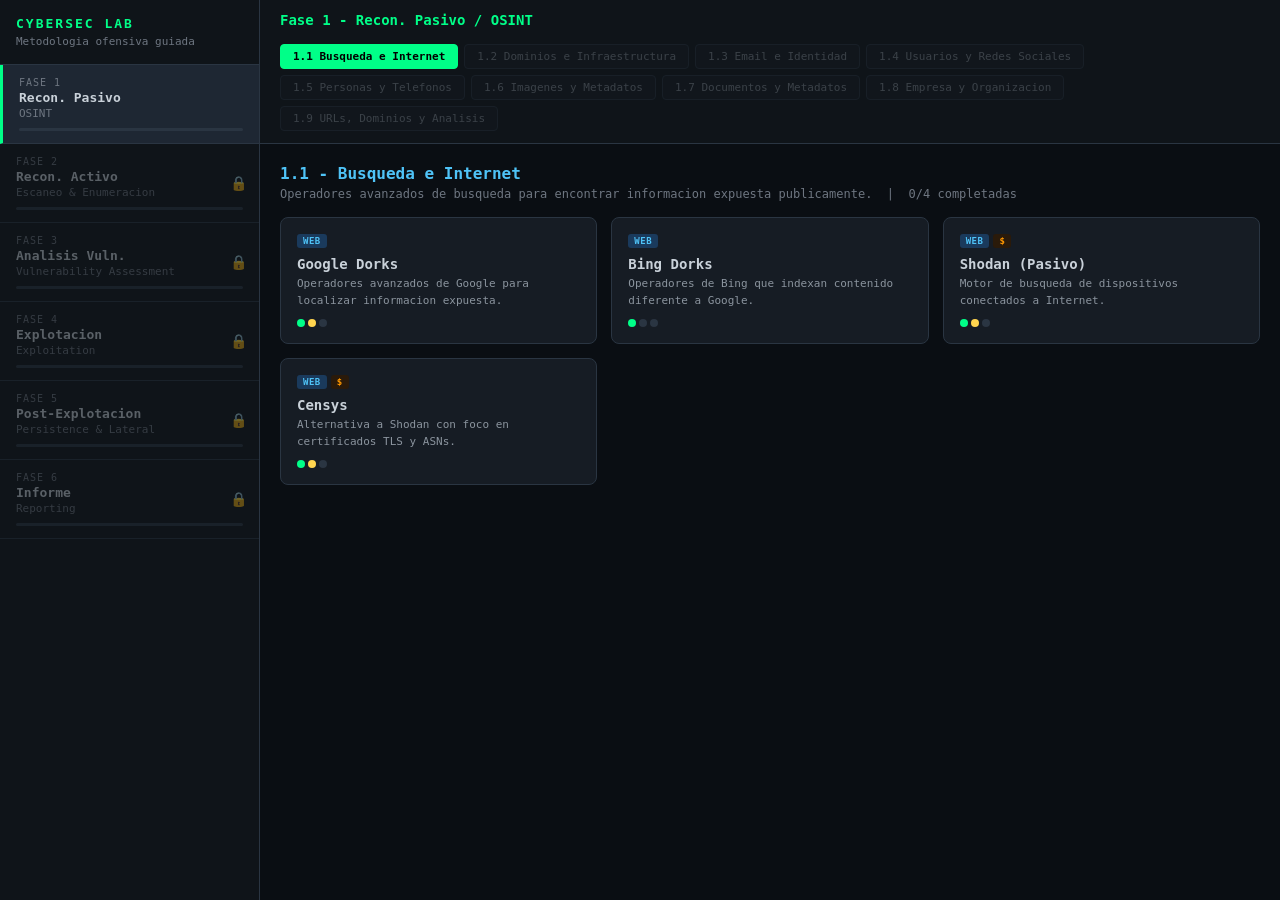
<file: static/osint_lab.html>
<!DOCTYPE html>
<html lang="es">
<head>
<meta charset="UTF-8">
<meta name="viewport" content="width=device-width, initial-scale=1.0">
<title>CyberSec Lab</title>
<style>
*{margin:0;padding:0;box-sizing:border-box}
:root{
  --bg:#0a0e13;--bg2:#0f1419;--bg3:#161c24;--bg4:#1e2733;
  --border:#2a3542;--border2:#3a4a5c;
  --green:#00ff88;--green2:#00cc66;--blue:#4fc3f7;--blue2:#0288d1;
  --yellow:#ffd54f;--orange:#ff9800;--red:#f44336;--purple:#ce93d8;
  --text:#c9d1d9;--text2:#8b949e;--text3:#6e7681;
}
body{background:var(--bg);color:var(--text);font-family:'Consolas','Monaco',monospace;display:flex;height:100vh;overflow:hidden}

/* SIDEBAR */
#sidebar{width:260px;min-width:260px;background:var(--bg2);border-right:1px solid var(--border);display:flex;flex-direction:column;overflow-y:auto}
#sidebar-header{padding:16px;border-bottom:1px solid var(--border)}
#sidebar-header h1{font-size:13px;color:var(--green);letter-spacing:2px;text-transform:uppercase}
#sidebar-header p{font-size:11px;color:var(--text3);margin-top:4px}
.phase-item{padding:12px 16px;cursor:pointer;border-bottom:1px solid var(--border);transition:background .15s;position:relative}
.phase-item:hover:not(.locked-phase){background:var(--bg3)}
.phase-item.active-phase{background:var(--bg4);border-left:3px solid var(--green)}
.phase-item.locked-phase{opacity:.4;cursor:not-allowed}
.phase-num{font-size:10px;color:var(--text3);text-transform:uppercase;letter-spacing:1px}
.phase-name{font-size:13px;color:var(--text);margin-top:2px;font-weight:600}
.phase-sub{font-size:11px;color:var(--text3);margin-top:2px}
.phase-bar{height:3px;background:var(--border);border-radius:2px;margin-top:8px;overflow:hidden}
.phase-bar-fill{height:100%;background:var(--green);border-radius:2px;transition:width .4s}
.phase-lock{position:absolute;right:12px;top:50%;transform:translateY(-50%);color:var(--text3);font-size:14px}

/* MAIN */
#main{flex:1;display:flex;flex-direction:column;overflow:hidden}
#topbar{padding:12px 20px;background:var(--bg2);border-bottom:1px solid var(--border);display:flex;align-items:center;gap:16px;flex-wrap:wrap}
#topbar h2{font-size:14px;color:var(--green);flex:1}
.group-tabs{display:flex;gap:6px;flex-wrap:wrap}
.group-tab{padding:5px 12px;border-radius:4px;font-size:11px;font-family:inherit;cursor:pointer;border:1px solid var(--border);background:var(--bg3);color:var(--text2);transition:all .15s}
.group-tab:hover:not(.locked-tab){border-color:var(--border2);color:var(--text)}
.group-tab.active-tab{background:var(--green);color:#000;border-color:var(--green);font-weight:700}
.group-tab.done-tab{background:var(--bg3);border-color:var(--green2);color:var(--green2)}
.group-tab.locked-tab{opacity:.35;cursor:not-allowed}

#content{flex:1;overflow-y:auto;padding:20px}
.group-header{margin-bottom:16px}
.group-header h3{font-size:16px;color:var(--blue);margin-bottom:4px}
.group-header p{font-size:12px;color:var(--text3)}
.tools-grid{display:grid;grid-template-columns:repeat(auto-fill,minmax(280px,1fr));gap:14px}
.tool-card{background:var(--bg3);border:1px solid var(--border);border-radius:8px;padding:16px;cursor:pointer;transition:all .2s;position:relative}
.tool-card:hover{border-color:var(--border2);transform:translateY(-1px)}
.tool-card.completed{border-color:var(--green2);background:linear-gradient(135deg,var(--bg3),#0d1f15)}
.tool-card.completed::after{content:'✓';position:absolute;top:10px;right:12px;color:var(--green);font-size:18px;font-weight:700}
.tc-flags{display:flex;gap:4px;margin-bottom:8px;flex-wrap:wrap}
.flag{font-size:9px;padding:2px 6px;border-radius:3px;font-weight:700;letter-spacing:.5px}
.flag-web{background:#1a3a5c;color:var(--blue)}
.flag-tool{background:#1a2a1a;color:var(--green)}
.flag-paid{background:#2a1a0a;color:var(--orange)}
.flag-win{background:#2a1a2a;color:var(--purple)}
.flag-linux{background:#1a2a1a;color:#8bc34a}
.tc-name{font-size:14px;font-weight:700;color:var(--text);margin-bottom:4px}
.tc-desc{font-size:11px;color:var(--text2);line-height:1.5}
.tc-diff{display:flex;gap:3px;margin-top:10px}
.dot{width:8px;height:8px;border-radius:50%;background:var(--border)}
.dot.on{background:var(--green)}
.dot.med{background:var(--yellow)}
.dot.hard{background:var(--red)}

/* MODAL */
#modal-overlay{display:none;position:fixed;inset:0;background:rgba(0,0,0,.8);z-index:100;align-items:center;justify-content:center}
#modal-overlay.open{display:flex}
#modal{background:var(--bg2);border:1px solid var(--border2);border-radius:10px;width:820px;max-width:95vw;max-height:90vh;display:flex;flex-direction:column}
#modal-header{padding:16px 20px;border-bottom:1px solid var(--border);display:flex;align-items:center;gap:12px}
#modal-title{font-size:16px;font-weight:700;color:var(--green);flex:1}
#modal-close{background:none;border:none;color:var(--text2);font-size:20px;cursor:pointer;padding:4px 8px;border-radius:4px}
#modal-close:hover{color:var(--text);background:var(--bg4)}
.modal-tabs{display:flex;border-bottom:1px solid var(--border)}
.modal-tab{padding:10px 20px;font-size:12px;font-family:inherit;cursor:pointer;border:none;background:none;color:var(--text2);border-bottom:2px solid transparent;transition:all .15s}
.modal-tab:hover{color:var(--text)}
.modal-tab.active{color:var(--green);border-bottom-color:var(--green)}
.modal-body{flex:1;overflow-y:auto;padding:20px}
.tab-content{display:none}
.tab-content.active{display:block}

.theory h4{color:var(--blue);margin:14px 0 6px;font-size:13px}
.theory p,.theory li{font-size:12px;color:var(--text2);line-height:1.7;margin-bottom:6px}
.theory ul{padding-left:16px}
.theory .note{background:var(--bg4);border-left:3px solid var(--yellow);padding:8px 12px;border-radius:0 4px 4px 0;margin:10px 0;font-size:12px;color:var(--text2)}
.theory code{background:var(--bg4);padding:1px 5px;border-radius:3px;color:var(--green);font-size:11px}

.exercise-task{background:var(--bg4);border:1px solid var(--border);border-radius:6px;padding:14px;margin-bottom:12px}
.task-header{display:flex;align-items:center;gap:10px;margin-bottom:10px}
.task-num{width:22px;height:22px;border-radius:50%;background:var(--blue2);color:#fff;font-size:11px;font-weight:700;display:flex;align-items:center;justify-content:center;flex-shrink:0}
.task-title{font-size:13px;font-weight:600;color:var(--text)}
.task-desc{font-size:12px;color:var(--text2);margin-bottom:10px;line-height:1.6}
.cmd-block{background:#050a0f;border:1px solid var(--border);border-radius:4px;padding:10px 14px;font-family:monospace;font-size:12px;color:var(--green);position:relative;margin-bottom:8px;white-space:pre-wrap;word-break:break-all;padding-right:70px}
.copy-btn{position:absolute;top:6px;right:8px;background:var(--bg3);border:1px solid var(--border);color:var(--text3);font-size:10px;padding:2px 8px;border-radius:3px;cursor:pointer;font-family:inherit}
.copy-btn:hover{color:var(--text);border-color:var(--border2)}
.task-check{display:flex;align-items:center;gap:8px;margin-top:8px;cursor:pointer}
.task-check input{width:14px;height:14px;accent-color:var(--green);cursor:pointer}
.task-check span{font-size:11px;color:var(--text3)}

.complete-section label{display:block;font-size:12px;color:var(--text2);margin-bottom:6px;margin-top:14px}
.complete-section textarea{width:100%;background:var(--bg4);border:1px solid var(--border);border-radius:4px;color:var(--text);padding:10px;font-family:inherit;font-size:12px;resize:vertical;min-height:80px}
.complete-section textarea:focus{outline:none;border-color:var(--blue2)}
.task-summary{background:var(--bg4);border-radius:4px;padding:10px;margin:10px 0;font-size:11px;color:var(--text2)}
.submit-btn{width:100%;padding:12px;background:var(--green);color:#000;border:none;border-radius:6px;font-family:inherit;font-size:13px;font-weight:700;cursor:pointer;margin-top:16px;transition:background .15s}
.submit-btn:hover{background:var(--green2)}
.submit-btn:disabled{background:var(--border);color:var(--text3);cursor:not-allowed}
.success-banner{background:#0d2a1a;border:1px solid var(--green2);border-radius:6px;padding:12px;margin-top:12px;font-size:12px;color:var(--green);display:none}
.success-banner.show{display:block}
::-webkit-scrollbar{width:6px;height:6px}
::-webkit-scrollbar-track{background:var(--bg2)}
::-webkit-scrollbar-thumb{background:var(--border2);border-radius:3px}
</style>
</head>
<body>
<div id="sidebar">
  <div id="sidebar-header">
    <h1>CyberSec Lab</h1>
    <p>Metodologia ofensiva guiada</p>
  </div>
  <div id="phases-nav"></div>
</div>
<div id="main">
  <div id="topbar">
    <h2 id="topbar-title">-</h2>
    <div class="group-tabs" id="group-tabs"></div>
  </div>
  <div id="content"></div>
</div>
<div id="modal-overlay">
  <div id="modal">
    <div id="modal-header">
      <span id="modal-title">-</span>
      <button id="modal-close">X</button>
    </div>
    <div class="modal-tabs">
      <button class="modal-tab active" data-tab="theory">Teoria</button>
      <button class="modal-tab" data-tab="exercise">Ejercicio</button>
      <button class="modal-tab" data-tab="complete">Completar</button>
    </div>
    <div class="modal-body">
      <div id="tab-theory" class="tab-content active"></div>
      <div id="tab-exercise" class="tab-content"></div>
      <div id="tab-complete" class="tab-content"></div>
    </div>
  </div>
</div>

<script>
const DATA = {phases:[
{id:1,name:"Recon. Pasivo",sub:"OSINT",groups:[
  {id:"1.1",name:"Busqueda e Internet",desc:"Operadores avanzados de busqueda para encontrar informacion expuesta publicamente.",tools:[
    {id:"google_dorks",name:"Google Dorks",flags:["web"],diff:[1,1,0],desc:"Operadores avanzados de Google para localizar informacion expuesta.",
     theory:`<h4>Que son los Google Dorks?</h4><p>Operadores de busqueda avanzada que permiten afinar consultas a Google para encontrar informacion especifica indexada publicamente. Son la base del reconocimiento pasivo.</p><h4>Operadores esenciales</h4><ul><li><code>site:dominio.com</code> limita resultados a un dominio</li><li><code>filetype:pdf</code> busca tipos de archivo</li><li><code>inurl:admin</code> URL que contiene 'admin'</li><li><code>intitle:"index of"</code> directorios abiertos</li><li><code>intext:"password"</code> texto dentro de la pagina</li><li><code>cache:dominio.com</code> version en cache de Google</li></ul><h4>Google Hacking Database (GHDB)</h4><p>Base de datos de dorks por categoria: paneles de administracion, archivos con credenciales, dispositivos vulnerables, etc.</p><div class="note">Usar solo en dominios con autorizacion. Google puede bloquear IP con muchas busquedas automatizadas.</div>`,
     tasks:[
       {title:"Documentos publicos expuestos",desc:"Busca documentos PDF publicos de un dominio objetivo.",cmd:"site:tesla.com filetype:pdf",check:"Encontraste documentos PDF indexados?"},
       {title:"Paneles de administracion",desc:"Localiza posibles rutas de administracion expuestas.",cmd:"site:tesla.com inurl:admin OR inurl:login OR inurl:dashboard",check:"Aparecen URLs con rutas administrativas?"},
       {title:"Directorios abiertos",desc:"Detecta servidores con listado de directorio habilitado.",cmd:'site:tesla.com intitle:"index of /"',check:"Hay directorios sin proteccion?"},
       {title:"Credenciales en Pastebin",desc:"Busca filtraciones de credenciales relacionadas con el objetivo.",cmd:'site:pastebin.com "tesla.com" password OR credential',check:"Aparecen pastes con datos sensibles?"},
       {title:"Busqueda en GHDB",desc:"Explora la Google Hacking Database para dorks especializados.",cmd:"https://www.exploit-db.com/google-hacking-database",check:"Encontraste categorias relevantes en GHDB?"},
     ]},
    {id:"bing_dorks",name:"Bing Dorks",flags:["web"],diff:[1,0,0],desc:"Operadores de Bing que indexan contenido diferente a Google.",
     theory:`<h4>Por que usar Bing ademas de Google?</h4><p>Bing indexa paginas que Google no tiene o ha eliminado. Tiene su propio conjunto de operadores y a veces revela mas subdominios y archivos expuestos.</p><h4>Operadores especificos de Bing</h4><ul><li><code>site:</code> igual que Google</li><li><code>ip:x.x.x.x</code> busca por IP directamente (exclusivo de Bing)</li><li><code>filetype:</code> tipos de archivo</li><li><code>contains:extension</code> paginas con links a ese tipo de archivo</li></ul><div class="note">El operador ip: de Bing es exclusivo y util para encontrar otros dominios en la misma IP.</div>`,
     tasks:[
       {title:"Busqueda por IP",desc:"Encuentra todos los dominios alojados en la misma IP que el objetivo.",cmd:"ip:8.8.8.8",check:"Aparecen otros dominios en esa IP?"},
       {title:"Archivos expuestos",desc:"Busca archivos de configuracion sensibles.",cmd:"site:tesla.com filetype:env OR filetype:config OR filetype:xml",check:"Encontraste archivos de configuracion?"},
     ]},
    {id:"shodan_web",name:"Shodan (Pasivo)",flags:["web","paid"],diff:[1,1,0],desc:"Motor de busqueda de dispositivos conectados a Internet.",
     theory:`<h4>Que es Shodan?</h4><p>Shodan escanea continuamente Internet y almacena los banners de respuesta de servicios. Permite buscar dispositivos por SO, version de software, puerto, pais, organizacion y mas.</p><h4>Filtros principales</h4><ul><li><code>org:"Tesla"</code> dispositivos de una organizacion</li><li><code>hostname:tesla.com</code> por hostname</li><li><code>port:22</code> por puerto</li><li><code>country:ES</code> por pais</li><li><code>product:"Apache"</code> por software</li><li><code>vuln:CVE-2021-44228</code> dispositivos vulnerables a un CVE</li></ul><div class="note">Cuenta gratuita: 2 paginas de resultados. Plan basico ~69 USD para historial y exportacion.</div>`,
     tasks:[
       {title:"Buscar organizacion",desc:"Localiza infraestructura publica asociada a una empresa.",cmd:"https://www.shodan.io/search?query=org%3A%22Tesla%22",check:"Cuantos dispositivos aparecen? Que puertos predominan?"},
       {title:"Servicios expuestos",desc:"Filtra puertos sensibles en el objetivo.",cmd:"https://www.shodan.io/search?query=hostname%3Atesla.com",check:"Que servicios tiene expuestos?"},
       {title:"Analisis de IP individual",desc:"Consulta el perfil completo de una IP.",cmd:"https://www.shodan.io/host/8.8.8.8",check:"Que puertos y servicios reporta Shodan?"},
     ]},
    {id:"censys",name:"Censys",flags:["web","paid"],diff:[1,1,0],desc:"Alternativa a Shodan con foco en certificados TLS y ASNs.",
     theory:`<h4>Censys vs Shodan</h4><p>Censys escanea Internet con mas foco en certificados TLS y datos de ASN. Muy util para descubrir subdominios a traves de los certificados emitidos.</p><h4>Busquedas utiles</h4><ul><li>Por certificado: <code>services.tls.certificates.leaf_data.subject.common_name: tesla.com</code></li><li>Por organizacion: <code>autonomous_system.organization: "Tesla"</code></li><li>Por puerto: <code>services.port: 8443</code></li></ul><div class="note">API gratuita: 250 consultas/mes. Interfaz web gratuita con registro.</div>`,
     tasks:[
       {title:"Buscar por dominio",desc:"Encuentra hosts y certificados asociados al dominio objetivo.",cmd:"https://search.censys.io/hosts?q=services.tls.certificates.leaf_data.subject.common_name%3A+tesla.com",check:"Cuantos hosts aparecen con certificados del dominio?"},
       {title:"Perfil de certificado",desc:"Analiza los certificados TLS emitidos.",cmd:"https://search.censys.io/certificates?q=parsed.subject.common_name%3A+tesla.com",check:"Que subdominios revelan los certificados?"},
     ]},
  ]},
  {id:"1.2",name:"Dominios e Infraestructura",desc:"Enumeracion pasiva de dominios, subdominios, DNS, IPs y registros historicos.",tools:[
    {id:"crtsh",name:"crt.sh",flags:["web"],diff:[1,0,0],desc:"Certificate Transparency logs para descubrir subdominios.",
     theory:`<h4>Certificate Transparency</h4><p>Cada vez que se emite un certificado TLS, se registra en logs publicos. crt.sh indexa estos logs permitiendo descubrir subdominios que nunca aparecen en DNS publico.</p><ul><li>Revela subdominios internos que obtuvieron certificados publicos accidentalmente</li><li>Historial completo: subdominios eliminados siguen apareciendo</li><li>API JSON para automatizacion</li></ul>`,
     tasks:[
       {title:"Busqueda web basica",desc:"Busca todos los certificados emitidos para un dominio.",cmd:"https://crt.sh/?q=%25.tesla.com",check:"Cuantos subdominios unicos aparecen?"},
       {title:"API JSON lista limpia",desc:"Obtén lista de subdominios unicos via API.",cmd:'curl -s "https://crt.sh/?q=%25.tesla.com&output=json" | python -m json.tool | grep "name_value" | sort -u',check:"Exportaste la lista de subdominios?"},
       {title:"Subdominios de tercer nivel",desc:"Busca estructuras mas profundas.",cmd:"https://crt.sh/?q=%25.%25.tesla.com",check:"Hay subdominios de tercer nivel interesantes?"},
     ]},
    {id:"viewdns",name:"ViewDNS.info",flags:["web"],diff:[1,0,0],desc:"Suite OSINT para WHOIS, DNS, reverse IP e historial.",
     theory:`<h4>Herramientas incluidas en ViewDNS</h4><ul><li><strong>WHOIS</strong>: registrante, fechas, nameservers</li><li><strong>DNS Lookup</strong>: registros A, MX, NS, TXT, CNAME</li><li><strong>Reverse IP</strong>: otros dominios en la misma IP</li><li><strong>IP History</strong>: historial de IPs asociadas al dominio</li><li><strong>Reverse Whois</strong>: dominios registrados por la misma empresa</li></ul>`,
     tasks:[
       {title:"WHOIS del objetivo",desc:"Obtén informacion del registrante y fechas del dominio.",cmd:"https://viewdns.info/whois/?domain=tesla.com",check:"Quien es el registrante? Cuando expira?"},
       {title:"Registros DNS completos",desc:"Enumera todos los registros DNS publicos.",cmd:"https://viewdns.info/dnsrecord/?domain=tesla.com",check:"Que registros MX y TXT existen?"},
       {title:"Reverse IP",desc:"Descubre otros dominios alojados en la misma IP.",cmd:"https://viewdns.info/reverseip/?host=tesla.com",check:"Cuantos dominios comparten la IP?"},
       {title:"Historial de IPs",desc:"Consulta IPs anteriores del dominio.",cmd:"https://viewdns.info/iphistory/?domain=tesla.com",check:"Ha cambiado de IP recientemente?"},
     ]},
    {id:"dnsdumpster",name:"DNSdumpster",flags:["web"],diff:[1,0,0],desc:"Mapeo visual de infraestructura DNS con grafico de relaciones.",
     theory:`<h4>Que ofrece DNSdumpster?</h4><p>Combina multiples fuentes para construir un mapa completo de la infraestructura DNS. Genera un grafico visual exportable.</p><ul><li>Subdominios descubiertos automaticamente</li><li>Registros A, MX, NS, TXT consolidados</li><li>Geolocalizacion por IP</li><li>Exportacion a Excel y PNG</li></ul>`,
     tasks:[
       {title:"Mapeo de infraestructura",desc:"Genera el mapa DNS completo del objetivo.",cmd:"https://dnsdumpster.com/ -> introducir tesla.com",check:"Cuantos subdominios y registros encontro?"},
       {title:"Exportar grafico",desc:"Descarga el grafico visual de la infraestructura.",cmd:"Boton Export to .png en DNSdumpster",check:"Guardaste el mapa de infraestructura?"},
     ]},
    {id:"netcraft",name:"Netcraft",flags:["web"],diff:[1,1,0],desc:"Historial de tecnologias web, hosting y uptime de un dominio.",
     theory:`<h4>Netcraft Site Report</h4><p>Revela la tecnologia del servidor, historial de IPs, proveedor de hosting, OS del servidor y ranking de popularidad. Lleva decadas monitorizando sitios web.</p><ul><li>Stack tecnologico detectado (Apache, nginx, IIS, versiones)</li><li>Sistema operativo del servidor</li><li>Historial de cambios de IP y hosting</li><li>Subdomain finder integrado</li></ul>`,
     tasks:[
       {title:"Site Report",desc:"Obtén el informe completo del objetivo.",cmd:"https://sitereport.netcraft.com/?url=https://tesla.com",check:"Que tecnologia de servidor usa? Que OS?"},
       {title:"Subdomain finder",desc:"Usa el buscador de subdominios de Netcraft.",cmd:"https://searchdns.netcraft.com/?restriction=site+ends+with&host=tesla.com",check:"Encontraste subdominios nuevos?"},
     ]},
    {id:"bgpview",name:"BGPView / ASN",flags:["web"],diff:[1,1,0],desc:"Informacion de ASN, rangos de IP y prefijos de red de una organizacion.",
     theory:`<h4>ASN - Autonomous System Number</h4><p>Cada organizacion grande tiene uno o mas ASNs que agrupan sus rangos de IPs. Conocer el ASN permite identificar TODOS los rangos de IP del objetivo.</p><ul><li>BGPView.io: busqueda por empresa, IP o ASN</li><li>bgp.he.net: Hurricane Electric, muy completo</li></ul><div class="note">Con el ASN obtienes todos los rangos CIDR del objetivo, util para escaneos posteriores autorizados.</div>`,
     tasks:[
       {title:"Buscar ASN por empresa",desc:"Encuentra el numero de sistema autonomo de la organizacion objetivo.",cmd:"https://bgpview.io/search#search=Tesla",check:"Cual es el ASN de Tesla? Cuantos prefijos tiene?"},
       {title:"Prefijos IP del ASN",desc:"Lista todos los rangos de IP bajo ese ASN.",cmd:"https://bgpview.io/asn/XXXXXX#prefixes-v4",check:"Cuantos rangos IP controla?"},
     ]},
  ]},
  {id:"1.3",name:"Email e Identidad",desc:"Investigacion de direcciones de correo, brechas de datos y huellas digitales.",tools:[
    {id:"hunter",name:"Hunter.io",flags:["web","paid"],diff:[1,0,0],desc:"Descubrimiento de emails corporativos y verificacion de existencia.",
     theory:`<h4>Hunter.io - Email Intelligence</h4><p>Agrega emails encontrados en fuentes publicas. Permite descubrir el patron de emails de una empresa y verificar si una direccion existe.</p><ul><li><strong>Domain Search</strong>: todos los emails de un dominio</li><li><strong>Email Finder</strong>: construye el email probable dado nombre + dominio</li><li><strong>Email Verifier</strong>: confirma si el email acepta correos</li><li>API: 25 busquedas/mes gratis</li></ul>`,
     tasks:[
       {title:"Domain Search",desc:"Busca todos los emails publicos de una empresa.",cmd:"https://hunter.io/domain-search -> tesla.com",check:"Cual es el patron de email detectado? (ej: {first}.{last}@)"},
       {title:"Email Finder",desc:"Construye el email probable de una persona.",cmd:"https://hunter.io/email-finder -> tesla.com + nombre",check:"Encontro un email con puntuacion alta de confianza?"},
       {title:"Verificacion de email",desc:"Comprueba si un email encontrado es valido.",cmd:"https://hunter.io/email-verifier -> email@tesla.com",check:"El email es deliverable?"},
     ]},
    {id:"hibp",name:"HaveIBeenPwned",flags:["web"],diff:[1,0,0],desc:"Verificacion de emails en brechas de datos conocidas.",
     theory:`<h4>HIBP - Have I Been Pwned</h4><p>Base de datos con mas de 12 mil millones de cuentas filtradas. Permite saber en que brechas aparece un email y que datos fueron expuestos.</p><h4>API k-anonymity para contrasenas</h4><p>Envia solo los primeros 5 caracteres del hash SHA1. El servidor devuelve todos los hashes que empiezan igual y tu compruebas localmente. La contrasena nunca sale de tu maquina.</p>`,
     tasks:[
       {title:"Busqueda de email web",desc:"Comprueba si un email aparece en brechas conocidas.",cmd:"https://haveibeenpwned.com/ -> introducir email",check:"En cuantas brechas aparece? Que datos se filtraron?"},
       {title:"API de email",desc:"Consulta la API directamente.",cmd:'curl -s "https://haveibeenpwned.com/api/v3/breachedaccount/test@example.com" -H "hibp-api-key: TU_KEY"',check:"Que brechas devuelve la API?"},
       {title:"Verificacion de contrasena (k-anonymity)",desc:"Comprueba si una contrasena ha sido filtrada sin revelarla.",cmd:`# PowerShell:
$pass = "Password123"
$sha1 = [System.BitConverter]::ToString(
  [System.Security.Cryptography.SHA1]::Create().ComputeHash(
    [System.Text.Encoding]::UTF8.GetBytes($pass)
  )) -replace '-',''
$prefix = $sha1.Substring(0,5)
$suffix = $sha1.Substring(5)
$resp = Invoke-RestMethod "https://api.pwnedpasswords.com/range/$prefix"
$resp -split "\`n" | Where-Object { $_ -like "$suffix*" }`,check:"Aparece el sufijo en la lista? Cuantas veces fue vista?"},
     ]},
    {id:"emailrep",name:"EmailRep.io",flags:["web"],diff:[1,0,0],desc:"Reputacion y analisis de riesgo de una direccion de email.",
     theory:`<h4>EmailRep - Reputacion de Email</h4><p>Analiza un email y devuelve: si existe en brechas, presencia en redes sociales, si es de dominio desechable, antiguedad estimada y score de reputacion.</p><ul><li>Detecta emails temporales/desechables</li><li>Indica presencia en plataformas (LinkedIn, GitHub, etc.)</li><li>Score de 0-100 de confianza</li><li>API gratuita: 10 req/hora sin key</li></ul>`,
     tasks:[
       {title:"Consulta web",desc:"Analiza la reputacion de un email desde la web.",cmd:"https://emailrep.io/ -> introducir email",check:"Que score de reputacion tiene? En que plataformas aparece?"},
       {title:"API directa",desc:"Consulta la API REST de EmailRep.",cmd:'curl -s "https://emailrep.io/elon@tesla.com"',check:"Que campos devuelve la respuesta JSON?"},
     ]},
    {id:"holehe",name:"Holehe",flags:["tool","linux"],diff:[1,1,0],desc:"Comprueba en que servicios online esta registrado un email.",
     theory:`<h4>Holehe - Email to registered accounts</h4><p>Herramienta Python que verifica en mas de 120 servicios si un email esta registrado, usando los flujos de recuperacion de contrasena. No hace login, no deja rastro.</p>`,
     tasks:[
       {title:"Instalacion",desc:"Instala holehe en tu entorno.",cmd:"pip install holehe",check:"Se instalo sin errores?"},
       {title:"Busqueda basica",desc:"Comprueba en que servicios esta registrado un email.",cmd:"holehe target@email.com",check:"En cuantos servicios aparece registrado?"},
       {title:"Solo resultados positivos",desc:"Filtra para ver solo los servicios donde SI esta registrado.",cmd:"holehe target@email.com --only-used",check:"Que servicios devuelve con --only-used?"},
       {title:"Exportar a CSV",desc:"Guarda los resultados para el informe.",cmd:"holehe target@email.com --only-used -C output.csv",check:"Se genero el archivo output.csv?"},
     ]},
  ]},
  {id:"1.4",name:"Usuarios y Redes Sociales",desc:"Busqueda de perfiles, aliases y presencia en plataformas online.",tools:[
    {id:"sherlock",name:"Sherlock",flags:["tool","linux"],diff:[1,1,0],desc:"Busqueda de username en mas de 400 redes sociales.",
     theory:`<h4>Sherlock - Username Hunter</h4><p>Herramienta Python que busca un nombre de usuario en mas de 400 sitios y redes sociales. Util para correlacionar identidades online de un objetivo.</p><ul><li>Codigo abierto, mantenido activamente</li><li>Soporta proxies y Tor</li><li>Output en TXT, CSV o impresion directa</li><li>Busqueda de multiples usernames a la vez</li></ul>`,
     tasks:[
       {title:"Instalacion",desc:"Clona e instala Sherlock.",cmd:"git clone https://github.com/sherlock-project/sherlock\ncd sherlock\npip install -r requirements.txt",check:"Funciona python sherlock/sherlock.py --help?"},
       {title:"Busqueda basica",desc:"Busca un username en todas las plataformas.",cmd:"python sherlock/sherlock.py objetivo_username",check:"Cuantos perfiles encontro? Lista los mas relevantes."},
       {title:"Guardar en archivo",desc:"Exporta los resultados a un archivo de texto.",cmd:"python sherlock/sherlock.py objetivo_username --output resultados.txt",check:"Se guardo el archivo con los URLs encontrados?"},
       {title:"Multiples usernames",desc:"Busca variaciones de un alias a la vez.",cmd:"python sherlock/sherlock.py user1 user2 user3",check:"Que variantes tienen mas presencia?"},
     ]},
    {id:"whatsmyname",name:"WhatsMyName",flags:["web","tool"],diff:[1,0,0],desc:"Enumeracion de username en cientos de sitios con interfaz web.",
     theory:`<h4>WhatsMyName Web</h4><p>Similar a Sherlock pero con interfaz web. Usa una lista de sitios mantenida en GitHub y verifica la existencia del perfil en cada uno.</p><ul><li>Interfaz web sin instalacion</li><li>Lista de sitios actualizada en GitHub</li><li>Resultados con enlace directo al perfil</li></ul>`,
     tasks:[
       {title:"Busqueda web",desc:"Busca un username desde la interfaz web.",cmd:"https://whatsmyname.app/ -> introducir username objetivo",check:"En que plataformas tiene perfil?"},
       {title:"Verificacion manual",desc:"Visita y documenta los perfiles encontrados mas relevantes.",cmd:"# Abre los 5 perfiles mas relevantes y documenta la informacion publica",check:"Que informacion publica obtuviste de los perfiles?"},
     ]},
    {id:"namechk",name:"Namechk",flags:["web"],diff:[1,0,0],desc:"Verifica disponibilidad de username en redes y dominios simultaneamente.",
     theory:`<h4>Namechk</h4><p>Comprueba si un username esta registrado o disponible en decenas de redes sociales y dominios de forma simultanea. Util para confirmar identidad de un objetivo o detectar cuentas secundarias.</p>`,
     tasks:[
       {title:"Verificacion de username",desc:"Comprueba en que plataformas esta registrado el alias.",cmd:"https://namechk.com/ -> introducir username",check:"Que plataformas muestran el username como OCUPADO?"},
     ]},
    {id:"twint",name:"Twint",flags:["tool","linux"],diff:[1,1,1],desc:"Scraping avanzado de Twitter/X sin necesidad de API key.",
     theory:`<h4>Twint - Twitter Intelligence</h4><p>Herramienta Python para extraer tweets, seguidores y mas de Twitter/X sin usar la API oficial.</p><ul><li>Sin limite de rate de API</li><li>Busqueda por usuario, keyword, geolocalizacion o hashtag</li><li>Exportacion a JSON, CSV o SQLite</li></ul><div class="note">Twitter/X ha endurecido el acceso. Twint puede dar errores. Alternativa: Nitter instances.</div>`,
     tasks:[
       {title:"Instalacion",desc:"Instala Twint.",cmd:"pip install twint",check:"Se instalo? Prueba con twint --help"},
       {title:"Tweets de un usuario",desc:"Extrae los ultimos tweets de un objetivo.",cmd:"twint -u elonmusk -l 50 -o tweets.json --json",check:"Se extrajo el JSON con los tweets?"},
       {title:"Busqueda por keyword",desc:"Busca menciones de una empresa o persona.",cmd:"twint -s \"tesla security\" --since 2024-01-01 -o keyword.csv --csv",check:"Aparecen menciones relevantes?"},
     ]},
  ]},
  {id:"1.5",name:"Personas y Telefonos",desc:"OSINT sobre personas fisicas: telefonos, identidad y datos publicos.",tools:[
    {id:"truecaller",name:"TrueCaller",flags:["web"],diff:[1,0,0],desc:"Base de datos global de numeros de telefono con nombres.",
     theory:`<h4>TrueCaller</h4><p>Base de datos con miles de millones de numeros recopilados de la agenda de contactos de usuarios que instalaron la app.</p><ul><li>Cobertura alta en Espana y Latinoamerica</li><li>Web: busqueda basica gratuita</li><li>App movil: mas informacion con cuenta</li></ul><div class="note">Busca siempre con prefijo internacional: +34 para Espana.</div>`,
     tasks:[
       {title:"Busqueda web",desc:"Busca informacion asociada a un numero de telefono.",cmd:"https://www.truecaller.com/search/es/+34-XXX-XXX-XXX",check:"Que nombre aparece asociado al numero?"},
       {title:"Verificacion de tu propio numero",desc:"Comprueba que informacion tiene TrueCaller sobre ti.",cmd:"Busca tu propio numero en TrueCaller",check:"Que datos tuyos aparecen? Quieres hacer un opt-out?"},
     ]},
    {id:"phoneinfoga",name:"PhoneInfoga",flags:["tool","linux"],diff:[1,1,0],desc:"OSINT avanzado sobre numeros de telefono.",
     theory:`<h4>PhoneInfoga</h4><p>Herramienta Go que agrega informacion de multiples fuentes sobre un numero: validacion, operadora, pais, busquedas en Google y mas.</p><ul><li>Validacion de numero (formato, operadora, pais)</li><li>Genera Google Dorks automaticos para ese numero</li><li>Interfaz web local o CLI</li></ul>`,
     tasks:[
       {title:"Instalacion (Docker)",desc:"La forma mas sencilla de instalar PhoneInfoga.",cmd:'docker pull sundowndev/phoneinfoga\ndocker run -it sundowndev/phoneinfoga scan -n "+34XXXXXXXXX"',check:"Devuelve informacion sobre el numero?"},
       {title:"Interfaz web local",desc:"Lanza la interfaz web de PhoneInfoga.",cmd:"docker run -p 5000:5000 sundowndev/phoneinfoga serve",check:"Puedes acceder a http://localhost:5000?"},
     ]},
    {id:"pipl",name:"Pipl / PeopleFinders",flags:["web","paid"],diff:[1,0,0],desc:"Motores de busqueda de personas con datos publicos agregados.",
     theory:`<h4>People Search Engines</h4><p>Motores especializados en agregar informacion publica sobre personas: nombre, direccion, email, telefono, familiares, historial laboral y redes sociales.</p><ul><li>Pipl: el mas completo, orientado a profesionales (de pago)</li><li>Spokeo: buena cobertura en EEUU</li><li>PeopleFinders: gratuito con informacion basica</li><li>192.com: especifico para Reino Unido</li></ul><div class="note">Usar respetando la legislacion local (GDPR en Europa). Solo para investigacion autorizada.</div>`,
     tasks:[
       {title:"Busqueda de persona",desc:"Busca informacion publica sobre una persona (usa tu propio nombre para la practica).",cmd:"https://www.peoplefinders.com -> buscar nombre propio",check:"Que informacion publica agregada aparece?"},
     ]},
  ]},
  {id:"1.6",name:"Imagenes y Metadatos",desc:"Analisis OSINT de imagenes: busqueda inversa y metadatos EXIF.",tools:[
    {id:"exiftool",name:"ExifTool",flags:["tool","linux","win"],diff:[1,0,0],desc:"Extraccion de metadatos EXIF de imagenes y documentos.",
     theory:`<h4>Metadatos EXIF</h4><p>Los archivos de imagen contienen metadatos invisibles: coordenadas GPS, modelo de camara/telefono, fecha y hora exacta, software de edicion y nombre del autor.</p><h4>ExifTool</h4><p>Herramienta estandar para leer y editar metadatos de casi cualquier formato: JPG, PNG, PDF, Word, MP4, etc.</p><div class="note">Muchas redes sociales eliminan los EXIF al subir imagenes. Las imagenes enviadas por email o descargadas de webs suelen conservarlos.</div>`,
     tasks:[
       {title:"Instalacion",desc:"Instala ExifTool en tu sistema.",cmd:"# Kali/Debian:\nsudo apt install libimage-exiftool-perl\n# Windows: descargar de https://exiftool.org",check:"Funciona el comando exiftool -ver?"},
       {title:"Extraccion de metadatos basica",desc:"Analiza los metadatos de una imagen.",cmd:"exiftool imagen.jpg",check:"Hay coordenadas GPS? Que dispositivo la tomo?"},
       {title:"Buscar GPS en directorio",desc:"Extrae solo coordenadas GPS de forma masiva.",cmd:"exiftool -GPSLatitude -GPSLongitude -r ./directorio/",check:"Alguna imagen tiene coordenadas GPS?"},
       {title:"Limpiar metadatos",desc:"Elimina todos los metadatos de una imagen (OPSEC propio).",cmd:"exiftool -all= imagen.jpg",check:"Se eliminaron todos los metadatos?"},
     ]},
    {id:"reverse_image",name:"Busqueda Inversa de Imagenes",flags:["web"],diff:[1,0,0],desc:"Google Images, TinEye y Yandex para encontrar el origen de una imagen.",
     theory:`<h4>Reverse Image Search</h4><p>Permite encontrar el origen de una imagen, versiones de mayor resolucion, otros sitios donde aparece y en el caso de caras, perfiles de redes sociales.</p><ul><li>Google Images: mejor para fotos de personas y lugares</li><li>TinEye: especializado en rastrear la primera aparicion de una imagen</li><li>Yandex Images: especialmente bueno para reconocimiento facial</li><li>PimEyes: busqueda facial avanzada (de pago)</li></ul>`,
     tasks:[
       {title:"Google Reverse Image",desc:"Sube o pega URL de imagen en Google Images.",cmd:"https://images.google.com -> icono camara -> subir imagen",check:"Encontro otras apariciones de la imagen?"},
       {title:"TinEye - primera aparicion",desc:"Encuentra cuando y donde aparecio la imagen por primera vez.",cmd:"https://tineye.com -> subir imagen",check:"Cuantas coincidencias? Cual es la mas antigua?"},
       {title:"Yandex - reconocimiento facial",desc:"Usa Yandex para identificar personas en fotos.",cmd:"https://yandex.com/images -> buscar por imagen",check:"Encontro perfiles o paginas relacionadas con la persona?"},
     ]},
  ]},
  {id:"1.7",name:"Documentos y Metadatos",desc:"Extraccion de metadatos de documentos publicos (PDFs, DOCX, etc.).",tools:[
    {id:"foca",name:"FOCA",flags:["tool","win"],diff:[1,1,1],desc:"Extraccion de metadatos masiva de documentos indexados en un dominio.",
     theory:`<h4>FOCA - Fingerprinting Organizations with Collected Archives</h4><p>FOCA busca en Google, Bing y DuckDuckGo todos los documentos publicos de un dominio, los descarga y extrae sus metadatos automaticamente.</p><h4>Que puede encontrar</h4><ul><li>Nombres de usuarios del sistema (autor del documento)</li><li>Nombres de servidores internos (rutas de red)</li><li>Software utilizado y versiones</li><li>Correos electronicos y nombres de empleados</li></ul><div class="note">FOCA es solo para Windows. Requiere .NET Framework.</div>`,
     tasks:[
       {title:"Instalacion",desc:"Descarga e instala FOCA.",cmd:"https://github.com/ElevenPaths/FOCA -> Releases -> descargar FOCA.zip",check:"Se abre FOCA sin errores?"},
       {title:"Nuevo proyecto",desc:"Crea un proyecto para el dominio objetivo.",cmd:"1. File -> New Project\n2. Introduce tesla.com\n3. Activa Google, Bing, DuckDuckGo\n4. Selecciona: PDF, DOCX, XLSX, PPT",check:"Se creo el proyecto?"},
       {title:"Busqueda y descarga",desc:"Ejecuta la busqueda de documentos.",cmd:"Boton Search All -> esperar -> Download All",check:"Cuantos documentos encontro y descargo?"},
       {title:"Extraccion de metadatos",desc:"Analiza los metadatos de los documentos descargados.",cmd:"Seleccionar todos -> clic derecho -> Extract Metadata\nRevisar pestana Metadata",check:"Encontraste nombres de usuario, servidores o software interno?"},
     ]},
    {id:"metagoofil",name:"Metagoofil",flags:["tool","linux"],diff:[1,1,0],desc:"Alternativa Linux a FOCA para extraccion de metadatos de documentos.",
     theory:`<h4>Metagoofil</h4><p>Herramienta Python para Linux que busca documentos publicos de un dominio usando Google y extrae sus metadatos. Perfecta para Kali Linux.</p>`,
     tasks:[
       {title:"Instalacion",desc:"Instala metagoofil.",cmd:"sudo apt install metagoofil",check:"Funciona metagoofil --help?"},
       {title:"Busqueda y extraccion",desc:"Busca y analiza documentos del objetivo.",cmd:"metagoofil -d tesla.com -t pdf,doc,xls -l 20 -o ./output/",check:"Que metadatos extrae de los documentos encontrados?"},
     ]},
  ]},
  {id:"1.8",name:"Empresa y Organizacion",desc:"OSINT sobre estructura corporativa, empleados e infraestructura tecnica.",tools:[
    {id:"theharvester",name:"theHarvester",flags:["tool","linux"],diff:[1,1,0],desc:"Recoleccion automatizada de emails, subdominios, IPs y hosts.",
     theory:`<h4>theHarvester</h4><p>Herramienta incluida en Kali Linux que agrega resultados de multiples fuentes (Google, Bing, LinkedIn, Shodan) para recopilar emails, subdominios, IPs y hosts.</p><ul><li>+20 fuentes de datos configurables</li><li>Output en HTML, XML o JSON</li><li>Incluida por defecto en Kali Linux</li></ul>`,
     tasks:[
       {title:"Busqueda basica con Google",desc:"Ejecuta theHarvester contra el objetivo usando Google.",cmd:"theHarvester -d tesla.com -b google -l 100",check:"Que emails y subdominios encontro?"},
       {title:"Multiples fuentes",desc:"Amplia la busqueda combinando fuentes.",cmd:"theHarvester -d tesla.com -b google,bing,linkedin,certspotter -l 200",check:"La combinacion de fuentes anade mas resultados?"},
       {title:"Exportar informe HTML",desc:"Genera un informe visual de los resultados.",cmd:"theHarvester -d tesla.com -b all -l 200 -f informe_tesla",check:"Se genero el archivo HTML con los resultados?"},
     ]},
    {id:"linkedin_osint",name:"LinkedIn OSINT",flags:["web"],diff:[1,1,0],desc:"Reconocimiento de empleados, estructura y tecnologia via LinkedIn.",
     theory:`<h4>LinkedIn como fuente OSINT</h4><p>LinkedIn revela empleados, cargos, tecnologias usadas (por habilidades listadas), oficinas, proveedores y mas.</p><ul><li>Google Dork: site:linkedin.com/in "tesla" "security engineer"</li><li>Perfiles de empleados revelan stack tecnologico</li><li>Ofertas de trabajo revelan tecnologias internas</li></ul>`,
     tasks:[
       {title:"Busqueda de empleados via Google",desc:"Encuentra perfiles de empleados sin necesitar cuenta LinkedIn.",cmd:'site:linkedin.com/in "tesla" "security" OR "IT" OR "network"',check:"Que empleados del area tecnica encontraste?"},
       {title:"Analisis de ofertas de trabajo",desc:"Las ofertas revelan el stack tecnologico interno.",cmd:'site:linkedin.com/jobs "tesla" "security engineer" 2024',check:"Que tecnologias mencionan las ofertas?"},
     ]},
    {id:"crunchbase",name:"Crunchbase / OpenCorporates",flags:["web"],diff:[1,0,0],desc:"Informacion corporativa publica: inversiones, adquisiciones y filiales.",
     theory:`<h4>Fuentes de informacion corporativa</h4><ul><li>Crunchbase: financiacion, inversores, adquisiciones, directivos</li><li>OpenCorporates: registro mercantil publico de 130+ paises</li><li>Companies House: registro UK muy detallado y gratuito</li><li>EDGAR (SEC): empresas cotizadas en EEUU</li></ul>`,
     tasks:[
       {title:"Perfil en Crunchbase",desc:"Obtén informacion corporativa del objetivo.",cmd:"https://www.crunchbase.com/organization/tesla-motors",check:"Cuantas filiales tiene? Quienes son los directivos?"},
       {title:"Registro en OpenCorporates",desc:"Busca entidades legales asociadas.",cmd:"https://opencorporates.com/companies?q=tesla",check:"Que entidades legales aparecen en diferentes paises?"},
     ]},
  ]},
  {id:"1.9",name:"URLs, Dominios y Analisis",desc:"Analisis de reputacion, historial y relaciones de URLs y dominios.",tools:[
    {id:"virustotal",name:"VirusTotal",flags:["web"],diff:[1,0,0],desc:"Analisis de URLs, IPs, dominios y hashes con 70+ motores AV.",
     theory:`<h4>VirusTotal</h4><p>Plataforma de Google que analiza archivos, URLs, IPs y dominios con mas de 70 motores antivirus. Muestra relaciones entre entidades (dominios, IPs, archivos).</p><ul><li>Relations: dominios, IPs y archivos relacionados</li><li>Details: registros DNS, WHOIS, certificados</li><li>Community: comentarios de investigadores</li></ul>`,
     tasks:[
       {title:"Analisis de dominio",desc:"Analiza las relaciones e historial de un dominio.",cmd:"https://www.virustotal.com/gui/domain/tesla.com/relations",check:"Que IPs y subdominios aparecen en Relations?"},
       {title:"Verificar hash EICAR",desc:"Comprueba que VirusTotal detecta el archivo de prueba estandar.",cmd:"https://www.virustotal.com/gui/file/275a021bbfb6489e54d471899f7db9d1663fc695ec2fe2a2c4538aabf651fd0f",check:"Cuantos motores lo detectan?"},
       {title:"API - consulta de dominio",desc:"Usa la API gratuita de VirusTotal.",cmd:'curl -s "https://www.virustotal.com/api/v3/domains/tesla.com" -H "x-apikey: TU_API_KEY"',check:"Que datos devuelve la API en JSON?"},
     ]},
    {id:"urlscan",name:"urlscan.io",flags:["web"],diff:[1,0,0],desc:"Escaneo y analisis detallado de URLs con captura de pantalla.",
     theory:`<h4>urlscan.io</h4><p>Servicio que visita y analiza URLs de forma segura: captura pantalla, registra todas las peticiones HTTP, cookies, scripts cargados e IPs contactadas.</p><ul><li>Historial de escaneos previos de cualquier dominio</li><li>Tecnologias detectadas (Wappalyzer integrado)</li><li>Captura de pantalla sin visitar la URL tu mismo</li></ul>`,
     tasks:[
       {title:"Buscar escaneos previos",desc:"Consulta el historial de analisis de un dominio.",cmd:"https://urlscan.io/search/#domain:tesla.com",check:"Cuantos escaneos previos hay? Que tecnologias aparecen?"},
       {title:"Lanzar nuevo escaneo",desc:"Analiza una URL especifica de forma segura.",cmd:"https://urlscan.io/ -> introducir URL -> Submit (Public)",check:"Que recursos externos carga? Que tecnologias detecta?"},
       {title:"API de busqueda",desc:"Consulta escaneos via API.",cmd:'curl -s "https://urlscan.io/api/v1/search/?q=domain:tesla.com&size=5"',check:"Que campos incluye cada resultado?"},
     ]},
    {id:"maltego",name:"Maltego",flags:["tool","win","linux","paid"],diff:[1,1,1],desc:"Plataforma visual de OSINT para mapear relaciones entre entidades.",
     theory:`<h4>Maltego</h4><p>La herramienta OSINT mas potente para visualizar relaciones. Usa transforms para convertir una entidad (dominio, email, persona) en entidades relacionadas automaticamente.</p><ul><li>Domain -> IP, DNS, MX, Subdomains</li><li>Email -> Persona, Breaches, Social profiles</li><li>IP -> Geolocation, ASN, Open ports</li></ul><div class="note">Maltego CE (Community Edition) es gratuito con limite de 12 entidades por transform. Incluido en Kali Linux.</div>`,
     tasks:[
       {title:"Abrir Maltego CE",desc:"Lanza Maltego y crea una cuenta Community gratuita.",cmd:"maltego\n# Registrar cuenta CE en https://www.maltego.com/ce-registration/",check:"Puedes acceder a la interfaz principal?"},
       {title:"Crear entidad Domain",desc:"Anade un dominio como punto de partida.",cmd:"1. New graph (Ctrl+T)\n2. Entity Palette -> Infrastructure -> Domain\n3. Arrastrar al canvas -> doble clic -> tesla.com",check:"Esta el dominio en el canvas?"},
       {title:"Resolver DNS",desc:"Ejecuta transforms para resolver DNS del dominio.",cmd:"Clic derecho en dominio -> All Transforms -> DNS from Domain",check:"Que IPs y subdominios aparecen conectados?"},
       {title:"Email a entidades relacionadas",desc:"Anade un email y explora sus conexiones.",cmd:"1. Anadir entidad Email -> persona@tesla.com\n2. Clic derecho -> All Transforms -> Email to...",check:"Que entidades nuevas aparecen vinculadas al email?"},
     ]},
    {id:"wayback",name:"Wayback Machine",flags:["web"],diff:[1,0,0],desc:"Historial de versiones archivadas de cualquier sitio web.",
     theory:`<h4>Wayback Machine - archive.org</h4><p>Archivo de Internet con copias historicas de paginas web desde 1996. Permite ver versiones antiguas, recuperar contenido eliminado y encontrar endpoints ya no visibles.</p><ul><li>Versiones antiguas con tecnologias o rutas ya eliminadas</li><li>CDX API para listar todas las URLs archivadas de un dominio</li></ul>`,
     tasks:[
       {title:"Explorar historial web",desc:"Ve la evolucion del sitio objetivo a lo largo del tiempo.",cmd:"https://web.archive.org/web/*/tesla.com",check:"Cuando tiene mas capturas? Ha cambiado mucho el diseno?"},
       {title:"CDX API - URLs archivadas",desc:"Lista todas las URLs indexadas del dominio en el archivo.",cmd:'curl -s "https://web.archive.org/cdx/search/cdx?url=*.tesla.com&output=text&fl=original&collapse=urlkey&limit=100"',check:"Aparecen rutas o subdominios ya eliminados?"},
     ]},
  ]},
]},
{id:2,name:"Recon. Activo",sub:"Escaneo & Enumeracion",groups:[],locked:true},
{id:3,name:"Analisis Vuln.",sub:"Vulnerability Assessment",groups:[],locked:true},
{id:4,name:"Explotacion",sub:"Exploitation",groups:[],locked:true},
{id:5,name:"Post-Explotacion",sub:"Persistence & Lateral",groups:[],locked:true},
{id:6,name:"Informe",sub:"Reporting",groups:[],locked:true},
]};

// STATE
let state=JSON.parse(localStorage.getItem('lab_state')||'{"completed":{},"tasks":{}}');
let currentPhase=1,currentGroup="1.1",currentTool=null;
function saveState(){localStorage.setItem('lab_state',JSON.stringify(state));}
function isToolDone(id){return !!state.completed[id];}
function isGroupDone(gid){
  const ph=DATA.phases.find(p=>p.id===currentPhase);
  const gr=ph.groups.find(g=>g.id===gid);
  return gr?gr.tools.every(t=>isToolDone(t.id)):false;
}
function isGroupUnlocked(gid){
  const ph=DATA.phases.find(p=>p.id===currentPhase);
  const idx=ph.groups.findIndex(g=>g.id===gid);
  return idx===0||isGroupDone(ph.groups[idx-1].id);
}
function phaseProgress(pid){
  const ph=DATA.phases.find(p=>p.id===pid);
  if(!ph||!ph.groups.length)return 0;
  const all=ph.groups.flatMap(g=>g.tools);
  const done=all.filter(t=>isToolDone(t.id)).length;
  return all.length?Math.round((done/all.length)*100):0;
}

// RENDER SIDEBAR
function renderSidebar(){
  document.getElementById('phases-nav').innerHTML=DATA.phases.map(p=>{
    const prog=phaseProgress(p.id),act=p.id===currentPhase,lck=p.locked;
    return `<div class="phase-item ${act?'active-phase':''} ${lck?'locked-phase':''}" onclick="${lck?'':('selectPhase('+p.id+')')}">
      <div class="phase-num">Fase ${p.id}</div>
      <div class="phase-name">${p.name}</div>
      <div class="phase-sub">${p.sub}</div>
      <div class="phase-bar"><div class="phase-bar-fill" style="width:${prog}%"></div></div>
      ${lck?'<span class="phase-lock">&#128274;</span>':''}
    </div>`;
  }).join('');
}

// RENDER GROUPS + TOOLS
function renderGroupTabs(){
  const ph=DATA.phases.find(p=>p.id===currentPhase);
  document.getElementById('topbar-title').textContent=`Fase ${ph.id} - ${ph.name} / ${ph.sub}`;
  document.getElementById('group-tabs').innerHTML=ph.groups.map(g=>{
    const ul=isGroupUnlocked(g.id),dn=isGroupDone(g.id),ac=g.id===currentGroup;
    let cl='group-tab';
    if(!ul)cl+=' locked-tab'; else if(dn)cl+=' done-tab';
    if(ac)cl+=' active-tab';
    return `<button class="${cl}" onclick="${ul?("selectGroup('"+g.id+"')"):''}"> ${g.id} ${g.name}</button>`;
  }).join('');
}

function renderTools(){
  const ph=DATA.phases.find(p=>p.id===currentPhase);
  const gr=ph.groups.find(g=>g.id===currentGroup);
  const el=document.getElementById('content');
  if(!isGroupUnlocked(currentGroup)){
    el.innerHTML=`<div style="text-align:center;padding:60px;color:var(--text3)"><div style="font-size:40px;margin-bottom:16px">&#128274;</div><div style="font-size:14px">Completa el grupo anterior para desbloquear este.</div></div>`;
    return;
  }
  const done=gr.tools.filter(t=>isToolDone(t.id)).length;
  el.innerHTML=`<div class="group-header"><h3>${gr.id} - ${gr.name}</h3><p>${gr.desc} &nbsp;|&nbsp; ${done}/${gr.tools.length} completadas</p></div><div class="tools-grid">${gr.tools.map(renderCard).join('')}</div>`;
}

function renderCard(t){
  const dn=isToolDone(t.id);
  const flagMap={web:'WEB',tool:'TOOL',paid:'$',win:'WIN',linux:'LNX'};
  const flagCls={web:'flag-web',tool:'flag-tool',paid:'flag-paid',win:'flag-win',linux:'flag-linux'};
  const flags=t.flags.map(f=>`<span class="flag ${flagCls[f]||'flag-web'}">${flagMap[f]||f.toUpperCase()}</span>`).join('');
  const dots=t.diff.map((on,i)=>`<div class="dot ${on?(i<1?'on':i<2?'med':'hard'):''}"></div>`).join('');
  return `<div class="tool-card ${dn?'completed':''}" onclick="openTool('${t.id}')"><div class="tc-flags">${flags}</div><div class="tc-name">${t.name}</div><div class="tc-desc">${t.desc}</div><div class="tc-diff">${dots}</div></div>`;
}

// MODAL
function findTool(id){for(const ph of DATA.phases)for(const gr of ph.groups||[])for(const t of gr.tools)if(t.id===id)return t;return null;}

function openTool(id){
  currentTool=findTool(id);
  if(!currentTool)return;
  document.getElementById('modal-title').textContent=currentTool.name;
  document.getElementById('modal-overlay').classList.add('open');
  switchTab('theory');
  renderTheory();renderExercise();renderComplete();
}

function switchTab(name){
  document.querySelectorAll('.modal-tab').forEach(t=>t.classList.toggle('active',t.dataset.tab===name));
  document.querySelectorAll('.tab-content').forEach(t=>t.classList.toggle('active',t.id===`tab-${name}`));
}

function renderTheory(){document.getElementById('tab-theory').innerHTML=`<div class="theory">${currentTool.theory}</div>`;}

function renderExercise(){
  const el=document.getElementById('tab-exercise');
  if(!currentTool.tasks||!currentTool.tasks.length){el.innerHTML='<p style="color:var(--text3);font-size:12px">Sin tareas definidas.</p>';return;}
  el.innerHTML=currentTool.tasks.map((task,i)=>{
    const key=`${currentTool.id}_task_${i}`;
    const chk=state.tasks[key]?'checked':'';
    const cmdHtml=task.cmd?`<div class="cmd-block">${esc(task.cmd)}<button class="copy-btn" onclick="copyCmd(this,\`${task.cmd.replace(/`/g,'\\`')}\`)">Copiar</button></div>`:'';
    return `<div class="exercise-task"><div class="task-header"><div class="task-num">${i+1}</div><div class="task-title">${task.title}</div></div><div class="task-desc">${task.desc}</div>${cmdHtml}<label class="task-check"><input type="checkbox" ${chk} onchange="toggleTask('${key}',this.checked)"><span>${task.check||'Marcar completada'}</span></label></div>`;
  }).join('');
}

function renderComplete(){
  const el=document.getElementById('tab-complete');
  const dn=isToolDone(currentTool.id);
  const prev=state.completed[currentTool.id]||{};
  const taskList=(currentTool.tasks||[]).map((t,i)=>{
    const ok=state.tasks[`${currentTool.id}_task_${i}`];
    return `<li style="color:${ok?'var(--green2)':'var(--text3)'}">${ok?'v':'o'} ${t.title}</li>`;
  }).join('');
  el.innerHTML=`<div class="complete-section">
    <p style="font-size:12px;color:var(--text2);margin-bottom:12px">Documenta tu experiencia con <strong style="color:var(--text)">${currentTool.name}</strong>. Se guardara en el RAG.</p>
    <div class="task-summary"><strong style="font-size:11px;color:var(--text)">Tareas:</strong><ul style="margin-top:6px">${taskList}</ul></div>
    <label>Que encontraste o aprendiste? (hallazgos, resultados, notas)</label>
    <textarea id="findings" placeholder="Ej: Encontre 23 subdominios en crt.sh...">${prev.findings||''}</textarea>
    <label>Como conecta esta herramienta con otras que ya has usado?</label>
    <textarea id="connections" placeholder="Ej: Los subdominios de crt.sh los pase a theHarvester...">${prev.connections||''}</textarea>
    <button class="submit-btn" onclick="submitComplete()">${dn?'Actualizar en RAG':'Documentar y guardar en RAG'}</button>
    <div class="success-banner ${dn?'show':''}" id="success-banner">Guardado en el repositorio RAG correctamente.</div>
  </div>`;
}

async function submitComplete(){
  const findings=document.getElementById('findings').value.trim();
  const connections=document.getElementById('connections').value.trim();
  if(!findings){alert('Escribe al menos un hallazgo antes de guardar.');return;}
  const btn=document.querySelector('.submit-btn');
  btn.disabled=true;btn.textContent='Guardando...';
  const tasksDone=(currentTool.tasks||[]).filter((_,i)=>state.tasks[`${currentTool.id}_task_${i}`]).map(t=>t.title);
  const cmds=(currentTool.tasks||[]).filter(t=>t.cmd).map(t=>t.cmd.split('\n')[0]);
  const ph=DATA.phases.find(p=>(p.groups||[]).some(g=>g.tools.some(t=>t.id===currentTool.id)));
  try{
    const r=await fetch('/api/lab/complete',{method:'POST',headers:{'Content-Type':'application/json'},body:JSON.stringify({tool_id:currentTool.id,tool_name:currentTool.name,phase:ph?.id||1,category:'OSINT',attack_phase:'reconnaissance',description:currentTool.desc,tasks_completed:tasksDone,commands_used:cmds,findings,connections})});
    const d=await r.json();
    if(d.ok){
      state.completed[currentTool.id]={findings,connections,ts:new Date().toISOString()};
      saveState();btn.textContent='Guardado correctamente';
      document.getElementById('success-banner').classList.add('show');
      renderSidebar();renderGroupTabs();renderTools();
    }else throw new Error(d.detail||'Error desconocido');
  }catch(e){btn.disabled=false;btn.textContent='Reintentar';alert('Error: '+e.message);}
}

function toggleTask(key,val){state.tasks[key]=val;saveState();renderComplete();}
function copyCmd(btn,cmd){navigator.clipboard.writeText(cmd).then(()=>{btn.textContent='OK';setTimeout(()=>btn.textContent='Copiar',1500);});}
function esc(s){return s.replace(/&/g,'&amp;').replace(/</g,'&lt;').replace(/>/g,'&gt;');}
function selectPhase(id){currentPhase=id;const ph=DATA.phases.find(p=>p.id===id);if(ph.groups&&ph.groups.length)currentGroup=ph.groups[0].id;renderSidebar();renderGroupTabs();renderTools();}
function selectGroup(id){if(!isGroupUnlocked(id))return;currentGroup=id;renderGroupTabs();renderTools();}

document.querySelectorAll('.modal-tab').forEach(t=>t.addEventListener('click',()=>switchTab(t.dataset.tab)));
document.getElementById('modal-close').addEventListener('click',()=>document.getElementById('modal-overlay').classList.remove('open'));
document.getElementById('modal-overlay').addEventListener('click',e=>{if(e.target===document.getElementById('modal-overlay'))document.getElementById('modal-overlay').classList.remove('open');});

renderSidebar();renderGroupTabs();renderTools();
</script>
</body>
</html>
</file>
